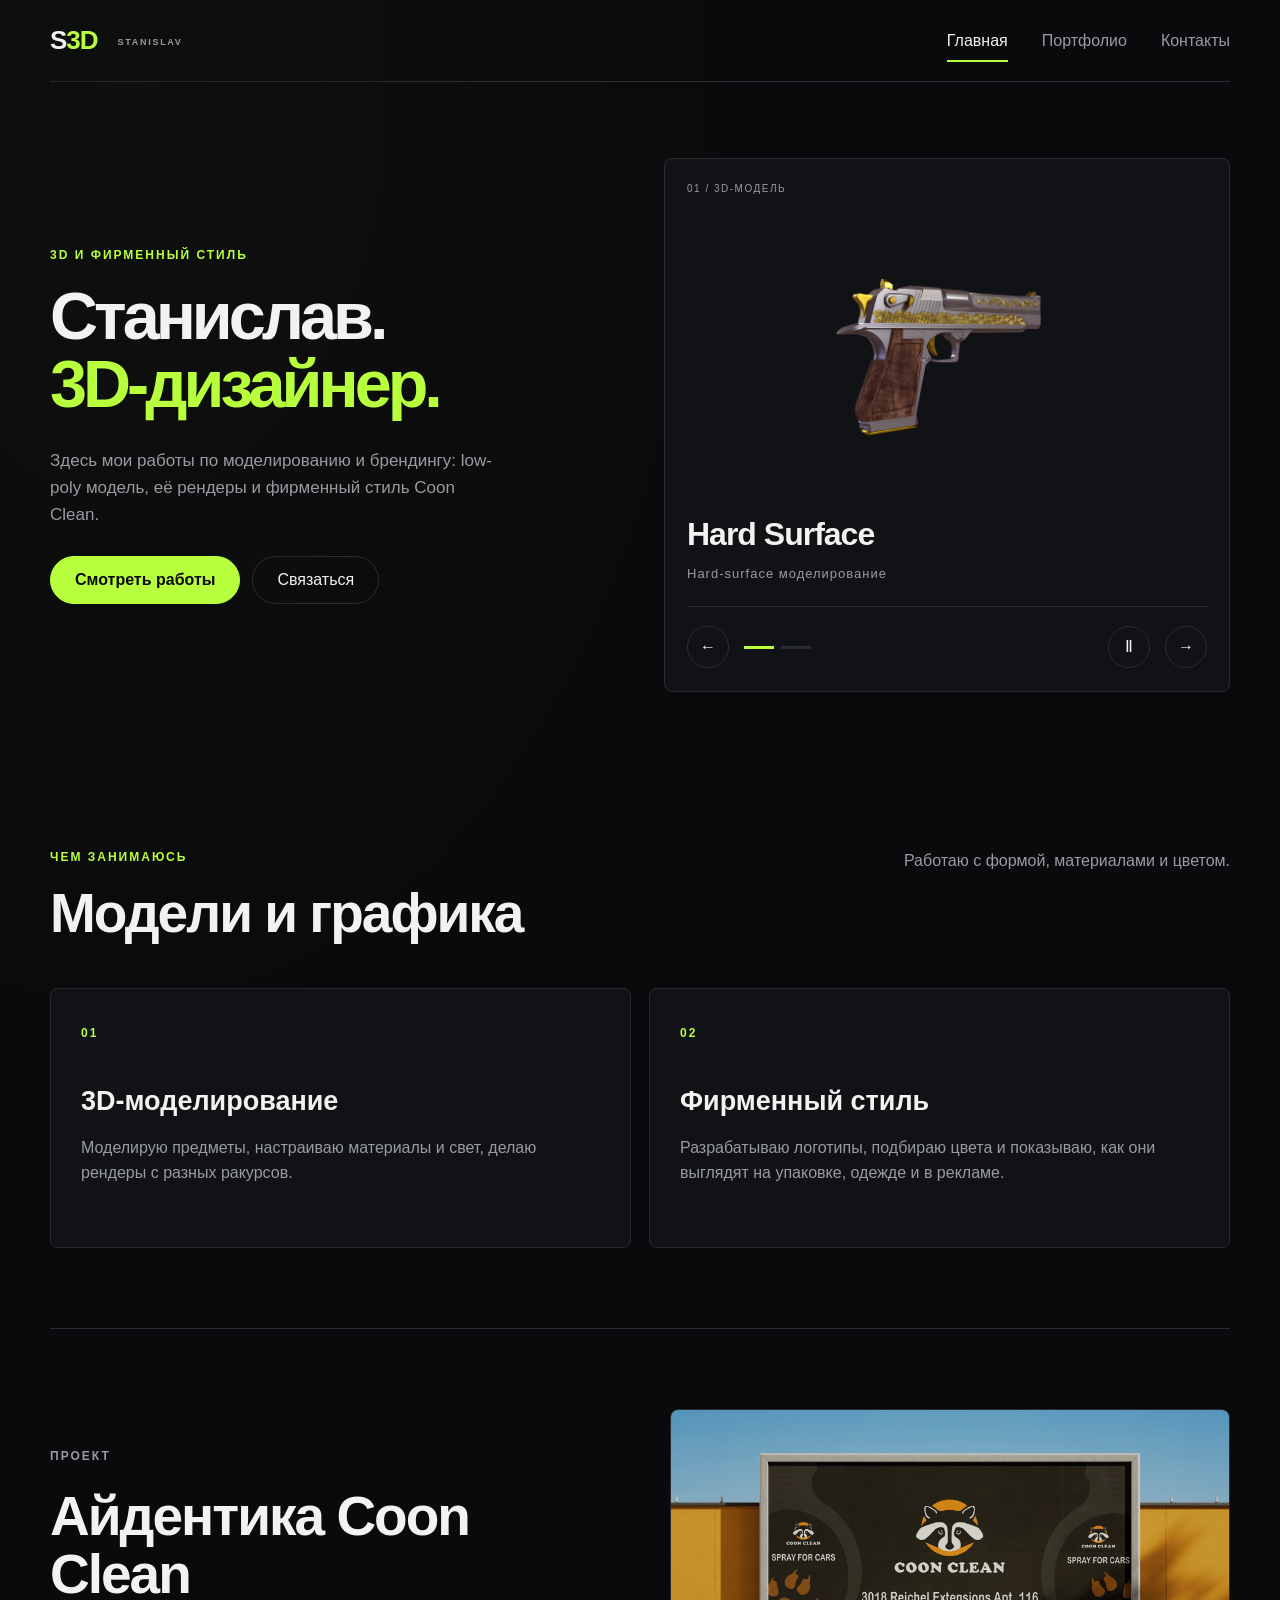
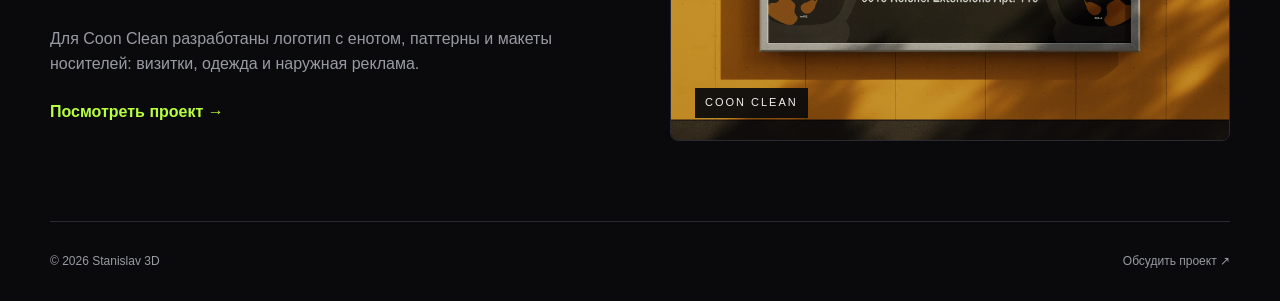
<file: index.html>
<!doctype html>
<html lang="ru">
  <head>
    <meta charset="UTF-8" />
    <meta name="viewport" content="width=device-width, initial-scale=1.0" />
    <meta
      name="description"
      content="3D дизайнер — портфолио и интерактивные проекты."
    />
    <title>Stanislav 3D — Главная</title>
    <link rel="icon" href="favicon.svg" type="image/svg+xml" />
    <link rel="stylesheet" href="css/style.css" />
  </head>
  <body>
    <a class="skip-link" href="#main">Перейти к содержимому</a>
    <header class="site-header">
      <a class="logo" href="index.html">S<span>3D</span></a>
      <button
        class="menu-toggle"
        aria-controls="mainNav"
        aria-label="Открыть меню"
        aria-expanded="false"
      >
        ☰
      </button>
      <nav id="mainNav" class="main-nav" aria-label="Основная навигация">
        <a class="active" aria-current="page" href="index.html">Главная</a>
        <a href="portfolio.html">Портфолио</a>
        <a href="contacts.html">Контакты</a>
      </nav>
    </header>

    <main id="main">
      <section class="hero">
        <div class="hero-content">
          <p class="eyebrow">3D И ФИРМЕННЫЙ СТИЛЬ</p>
          <h1>Станислав.<br /><span>3D-дизайнер.</span></h1>
          <p class="hero-text">
            Здесь мои работы по моделированию и брендингу: low-poly модель, её
            рендеры и фирменный стиль Coon Clean.
          </p>
          <div class="hero-actions">
            <a class="btn btn-primary" href="portfolio.html">Смотреть работы</a>
            <a class="btn btn-secondary" href="contacts.html">Связаться</a>
          </div>
        </div>

        <div
          class="hero-slider"
          tabindex="0"
          aria-roledescription="карусель"
          aria-label="Слайдер проектов"
        >
          <div class="slides">
            <article class="slide active">
              <div class="slide-number">01 / 3D-МОДЕЛЬ</div>
              <img
                width="2000"
                height="2000"
                class="slide-image"
                src="images/gun.png"
                alt="Рендер модели пистолета"
              />
              <div>
                <h2>Hard Surface</h2>
                <span>Hard-surface моделирование</span>
              </div>
            </article>
            <article class="slide">
              <div class="slide-number">02 / COON CLEAN</div>
              <img
                width="1920"
                height="1079"
                class="slide-image"
                src="branding/1.png"
                alt="Айдентика Coon Clean"
              />
              <div>
                <h2>Coon Clean</h2>
                <span>Логотип и фирменный стиль</span>
              </div>
            </article>
          </div>
          <div class="slider-controls">
            <button id="prevSlide" aria-label="Предыдущий слайд">←</button>
            <div id="sliderDots" class="slider-dots"></div>
            <button
              id="pauseSlide"
              aria-label="Остановить слайдер"
              aria-pressed="false"
            >
              Ⅱ
            </button>
            <button id="nextSlide" aria-label="Следующий слайд">→</button>
          </div>
        </div>
      </section>

      <section class="section">
        <div class="section-heading">
          <div>
            <p class="eyebrow">ЧЕМ ЗАНИМАЮСЬ</p>
            <h2>Модели и графика</h2>
          </div>
          <p class="section-note">Работаю с формой, материалами и цветом.</p>
        </div>
        <div class="feature-grid">
          <article class="feature-card">
            <span class="feature-icon">01</span>
            <h3>3D-моделирование</h3>
            <p>
              Моделирую предметы, настраиваю материалы и свет, делаю рендеры с
              разных ракурсов.
            </p>
          </article>
          <article class="feature-card">
            <span class="feature-icon">02</span>
            <h3>Фирменный стиль</h3>
            <p>
              Разрабатываю логотипы, подбираю цвета и показываю, как они
              выглядят на упаковке, одежде и в рекламе.
            </p>
          </article>
        </div>
      </section>

      <section class="section showcase">
        <div>
          <p class="eyebrow">ПРОЕКТ</p>
          <h2>Айдентика Coon Clean</h2>
          <p>
            Для Coon Clean разработаны логотип с енотом, паттерны и макеты
            носителей: визитки, одежда и наружная реклама.
          </p>
          <a class="text-link" href="portfolio.html?filter=branding"
            >Посмотреть проект →</a
          >
        </div>
        <div class="showcase-box">
          <img
            width="1920"
            height="1079"
            src="branding/4.png"
            alt="Пример рекламного макета бренда Coon Clean"
            loading="lazy"
          />
          <span>COON CLEAN</span>
        </div>
      </section>
    </main>

    <footer class="site-footer">
      <span>© 2026 Stanislav 3D</span>
      <a href="contacts.html">Обсудить проект ↗</a>
    </footer>
    <script src="js/main.js"></script>
    <script src="js/slider.js"></script>
  </body>
</html>
</file>
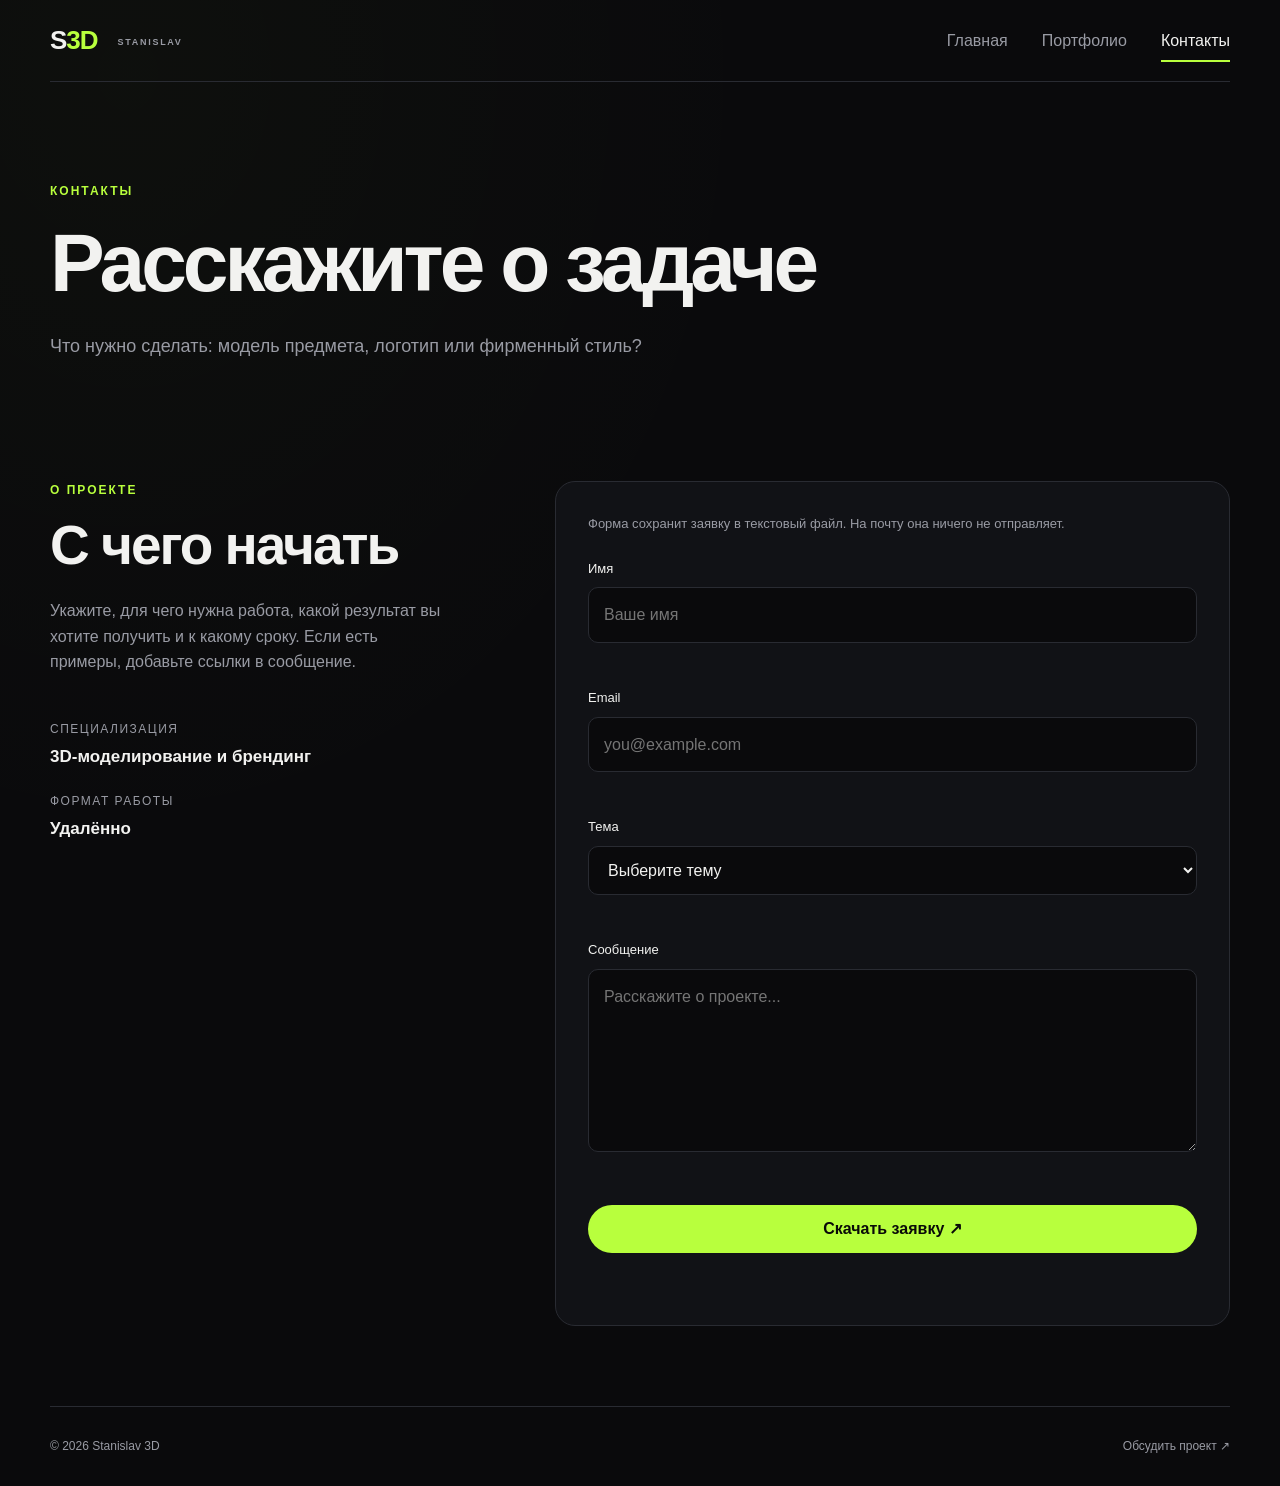
<file: contacts.html>
<!doctype html>
<html lang="ru">
  <head>
    <meta charset="UTF-8" />
    <meta name="viewport" content="width=device-width, initial-scale=1.0" />
    <meta name="description" content="Контакты и форма обратной связи." />
    <title>Stanislav 3D — Контакты</title>
    <link rel="icon" href="favicon.svg" type="image/svg+xml" />
    <link rel="stylesheet" href="css/style.css" />
  </head>
  <body>
    <a class="skip-link" href="#main">Перейти к содержимому</a>
    <header class="site-header">
      <a class="logo" href="index.html">S<span>3D</span></a>
      <button
        class="menu-toggle"
        aria-controls="mainNav"
        aria-label="Открыть меню"
        aria-expanded="false"
      >
        ☰
      </button>
      <nav id="mainNav" class="main-nav" aria-label="Основная навигация">
        <a href="index.html">Главная</a>
        <a href="portfolio.html">Портфолио</a>
        <a class="active" aria-current="page" href="contacts.html">Контакты</a>
      </nav>
    </header>

    <main id="main">
      <section class="page-hero">
        <p class="eyebrow">КОНТАКТЫ</p>
        <h1>Расскажите о задаче</h1>
        <p>Что нужно сделать: модель предмета, логотип или фирменный стиль?</p>
      </section>

      <section class="section contact-section">
        <div class="contact-details">
          <p class="eyebrow">О ПРОЕКТЕ</p>
          <h2>С чего начать</h2>
          <p>
            Укажите, для чего нужна работа, какой результат вы хотите получить и
            к какому сроку. Если есть примеры, добавьте ссылки в сообщение.
          </p>
          <div class="contact-list">
            <div>
              <span>Специализация</span
              ><strong>3D-моделирование и брендинг</strong>
            </div>
            <div><span>Формат работы</span><strong>Удалённо</strong></div>
          </div>
        </div>

        <form
          aria-describedby="formNote"
          id="contactForm"
          class="contact-form"
          novalidate
        >
          <p id="formNote" class="form-note">
            Форма сохранит заявку в текстовый файл. На почту она ничего не
            отправляет.
          </p>
          <div class="form-row">
            <label for="name">Имя</label>
            <input
              id="name"
              required
              aria-describedby="nameError"
              name="name"
              autocomplete="name"
              minlength="2"
              maxlength="80"
              type="text"
              placeholder="Ваше имя"
            />
            <small class="error" id="nameError"></small>
          </div>
          <div class="form-row">
            <label for="email">Email</label>
            <input
              id="email"
              required
              aria-describedby="emailError"
              name="email"
              autocomplete="email"
              maxlength="254"
              type="email"
              placeholder="you@example.com"
            />
            <small class="error" id="emailError"></small>
          </div>
          <div class="form-row">
            <label for="subject">Тема</label>
            <select
              id="subject"
              required
              aria-describedby="subjectError"
              name="subject"
            >
              <option value="">Выберите тему</option>
              <option value="3d">3D-моделирование</option>
              <option value="branding">Брендинг и фирменный стиль</option>
            </select>
            <small class="error" id="subjectError"></small>
          </div>
          <div class="form-row">
            <label for="message">Сообщение</label>
            <textarea
              id="message"
              required
              aria-describedby="messageError"
              name="message"
              minlength="10"
              maxlength="3000"
              rows="6"
              placeholder="Расскажите о проекте..."
            ></textarea>
            <small class="error" id="messageError"></small>
          </div>
          <button class="btn btn-primary form-submit" type="submit">
            Скачать заявку ↗
          </button>
          <p id="formStatus" class="form-status" role="status"></p>
        </form>
      </section>
    </main>

    <footer class="site-footer">
      <span>© 2026 Stanislav 3D</span>
      <a href="contacts.html">Обсудить проект ↗</a>
    </footer>
    <script src="js/main.js"></script>
    <script src="js/form.js"></script>
  </body>
</html>
</file>
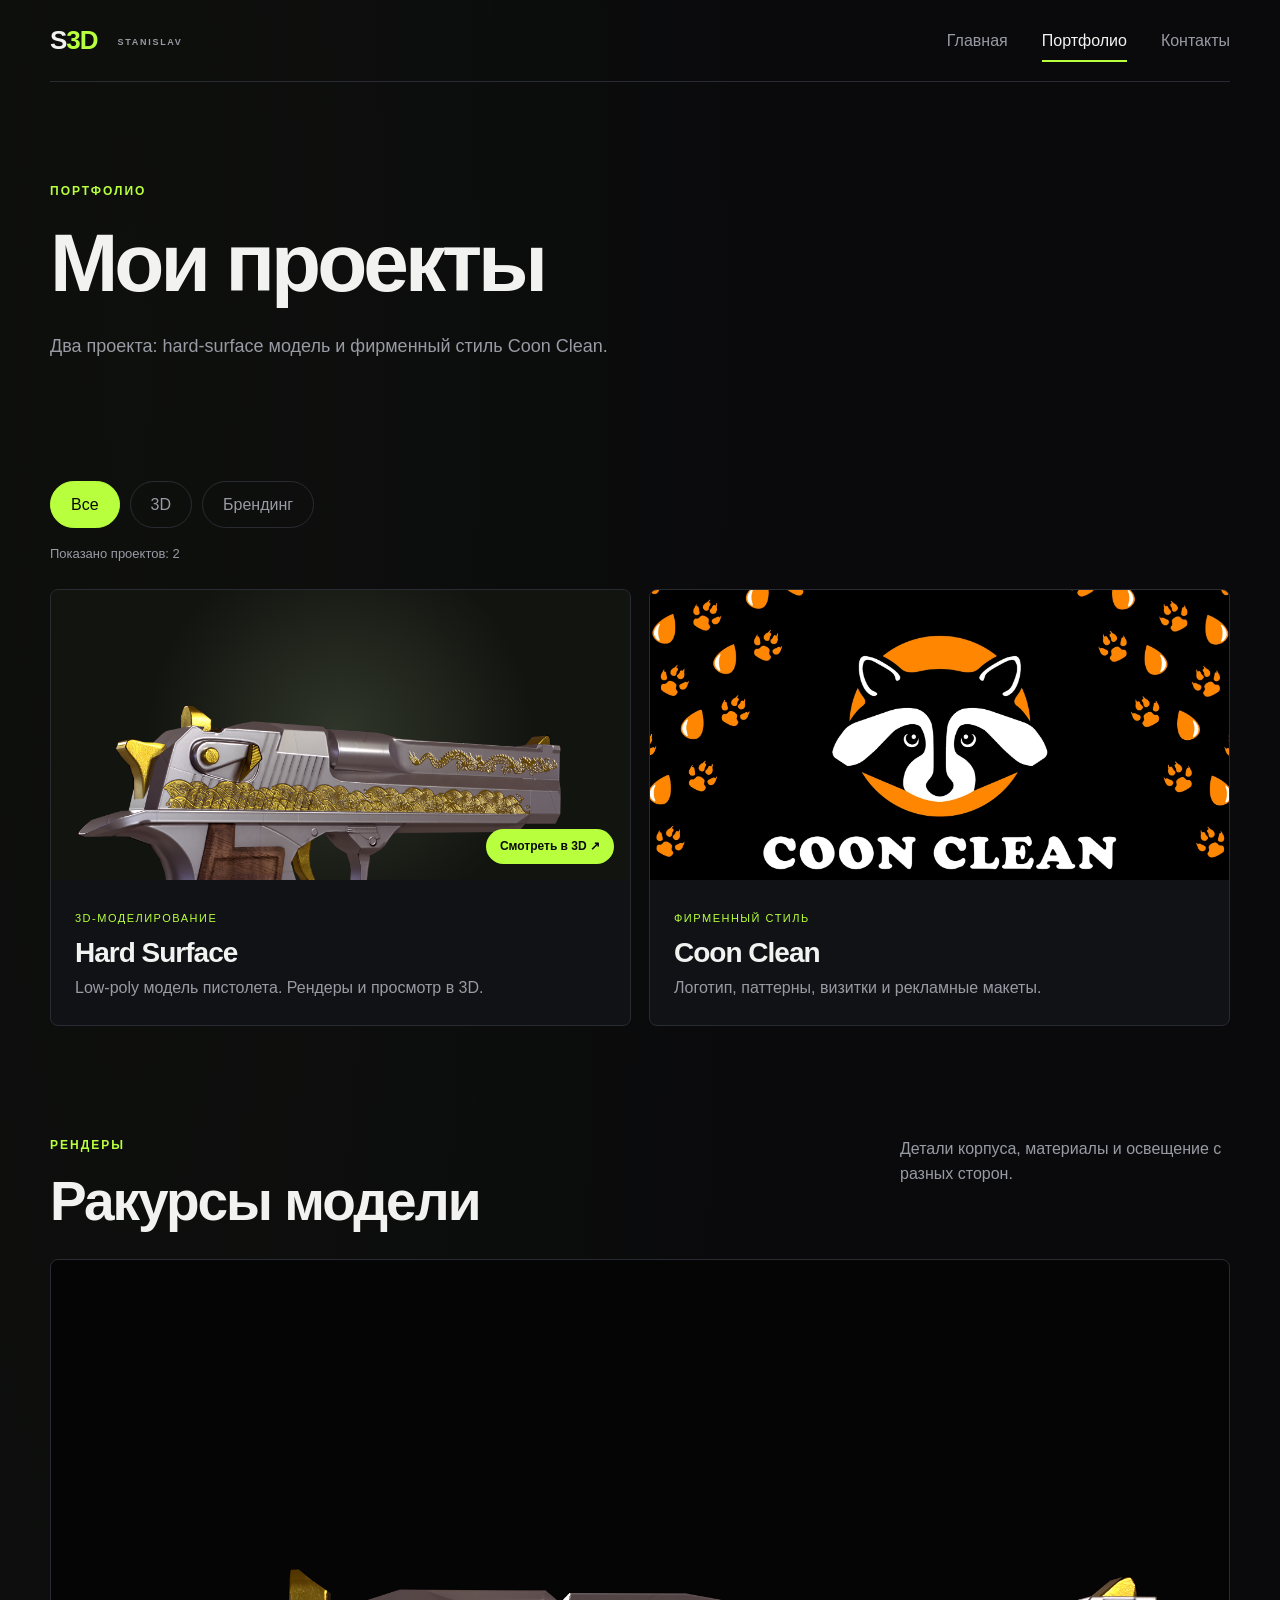
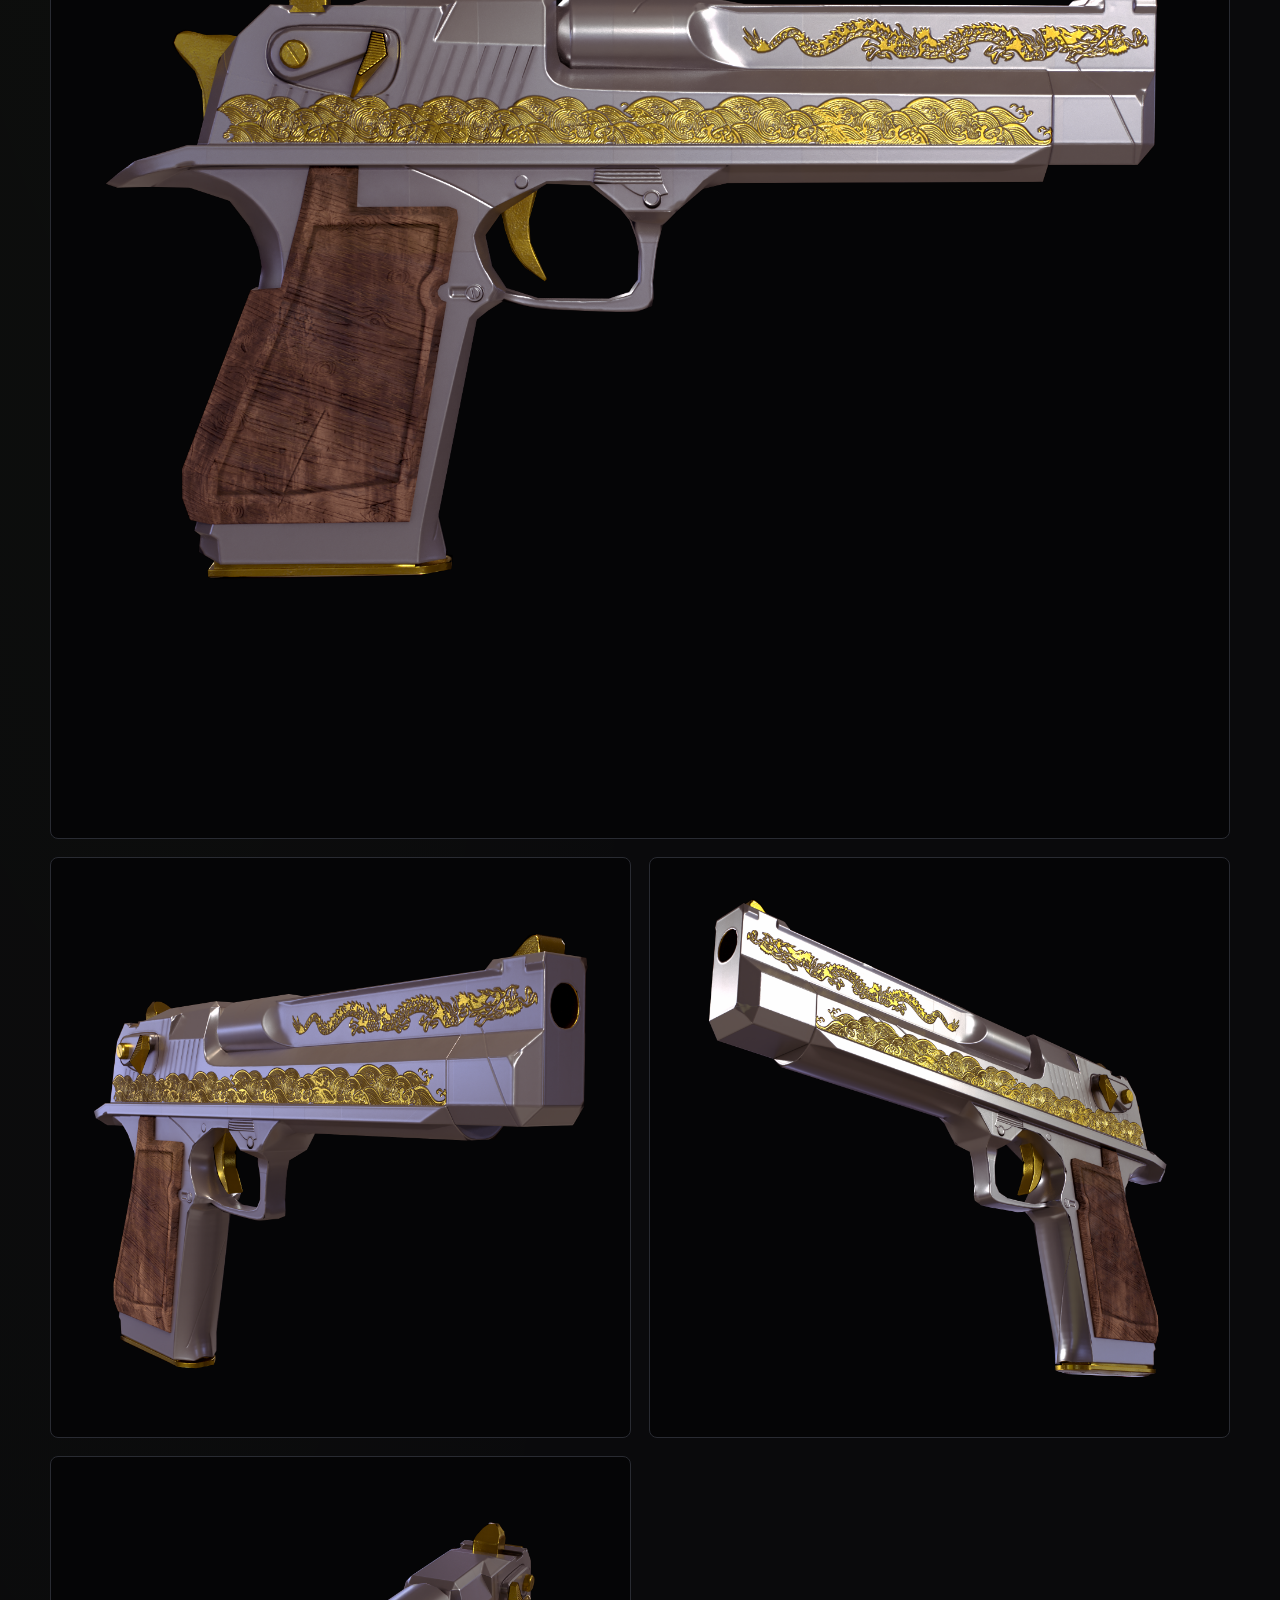
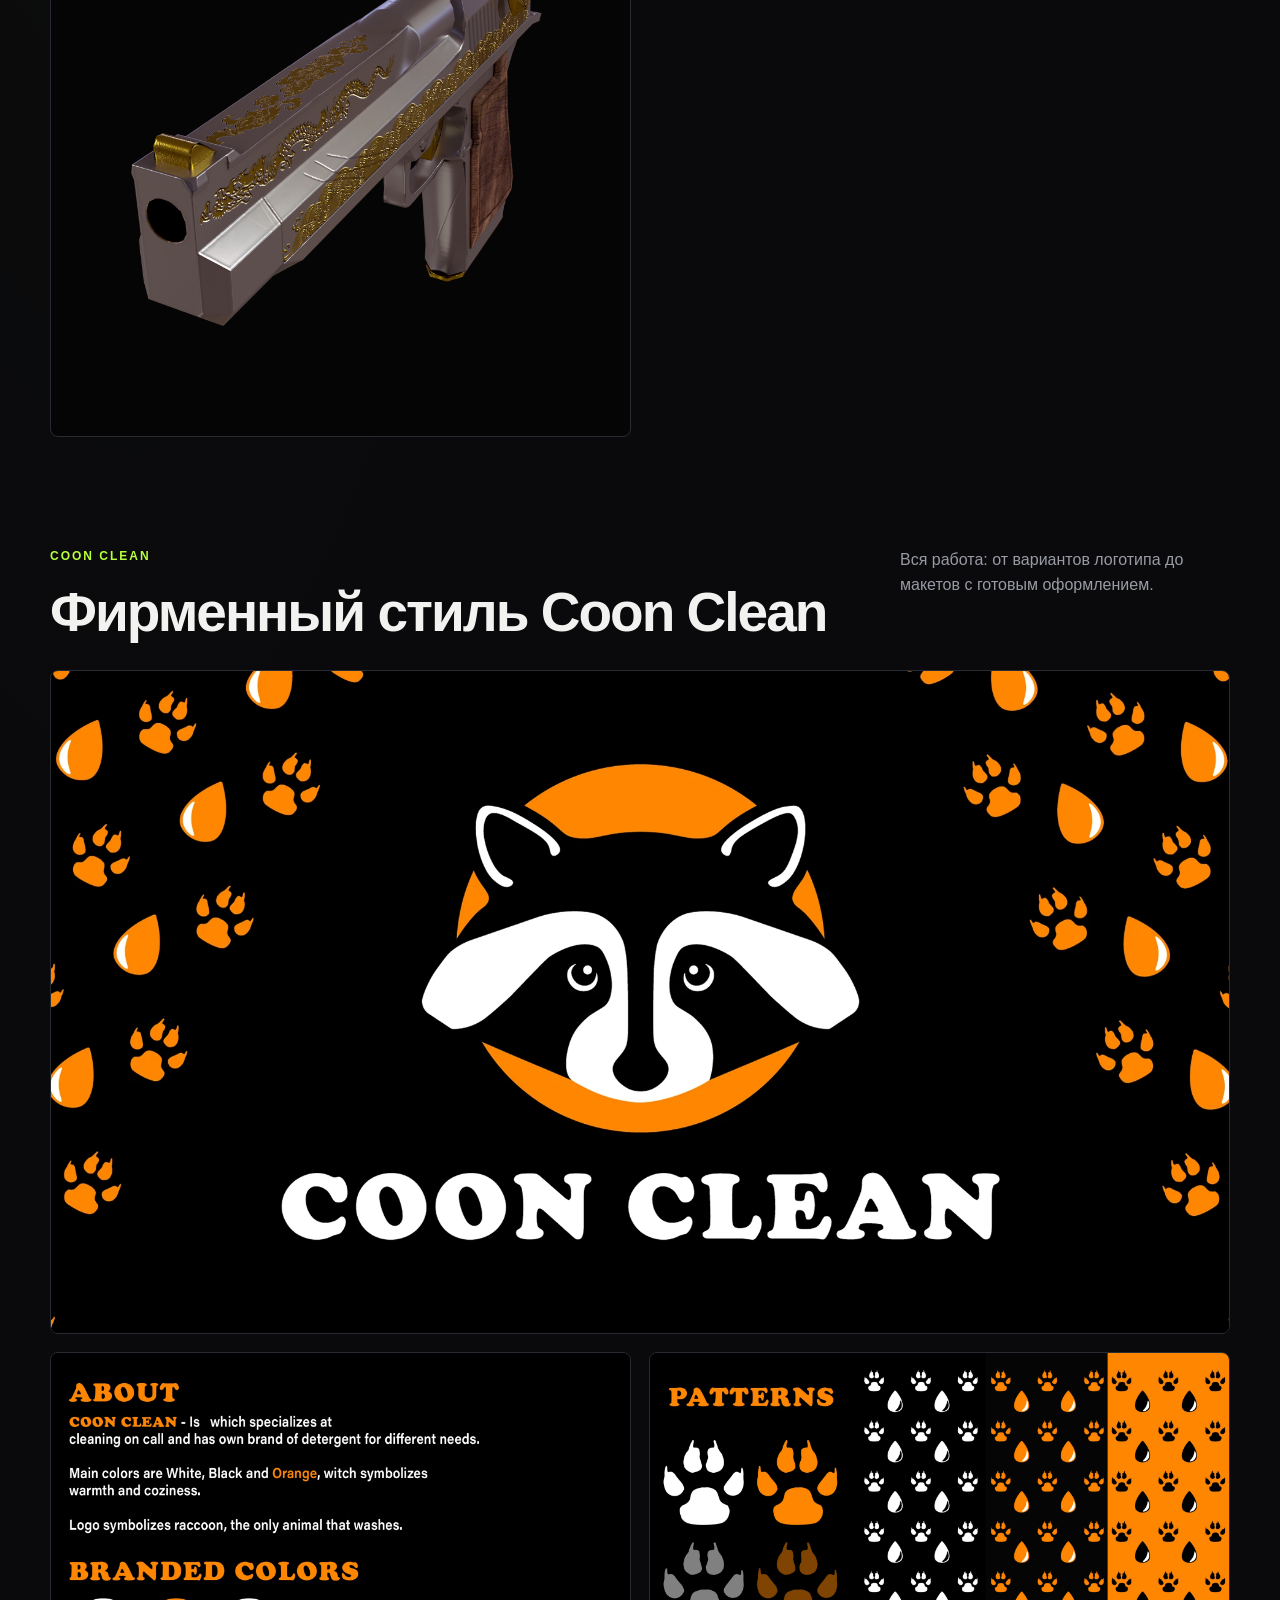
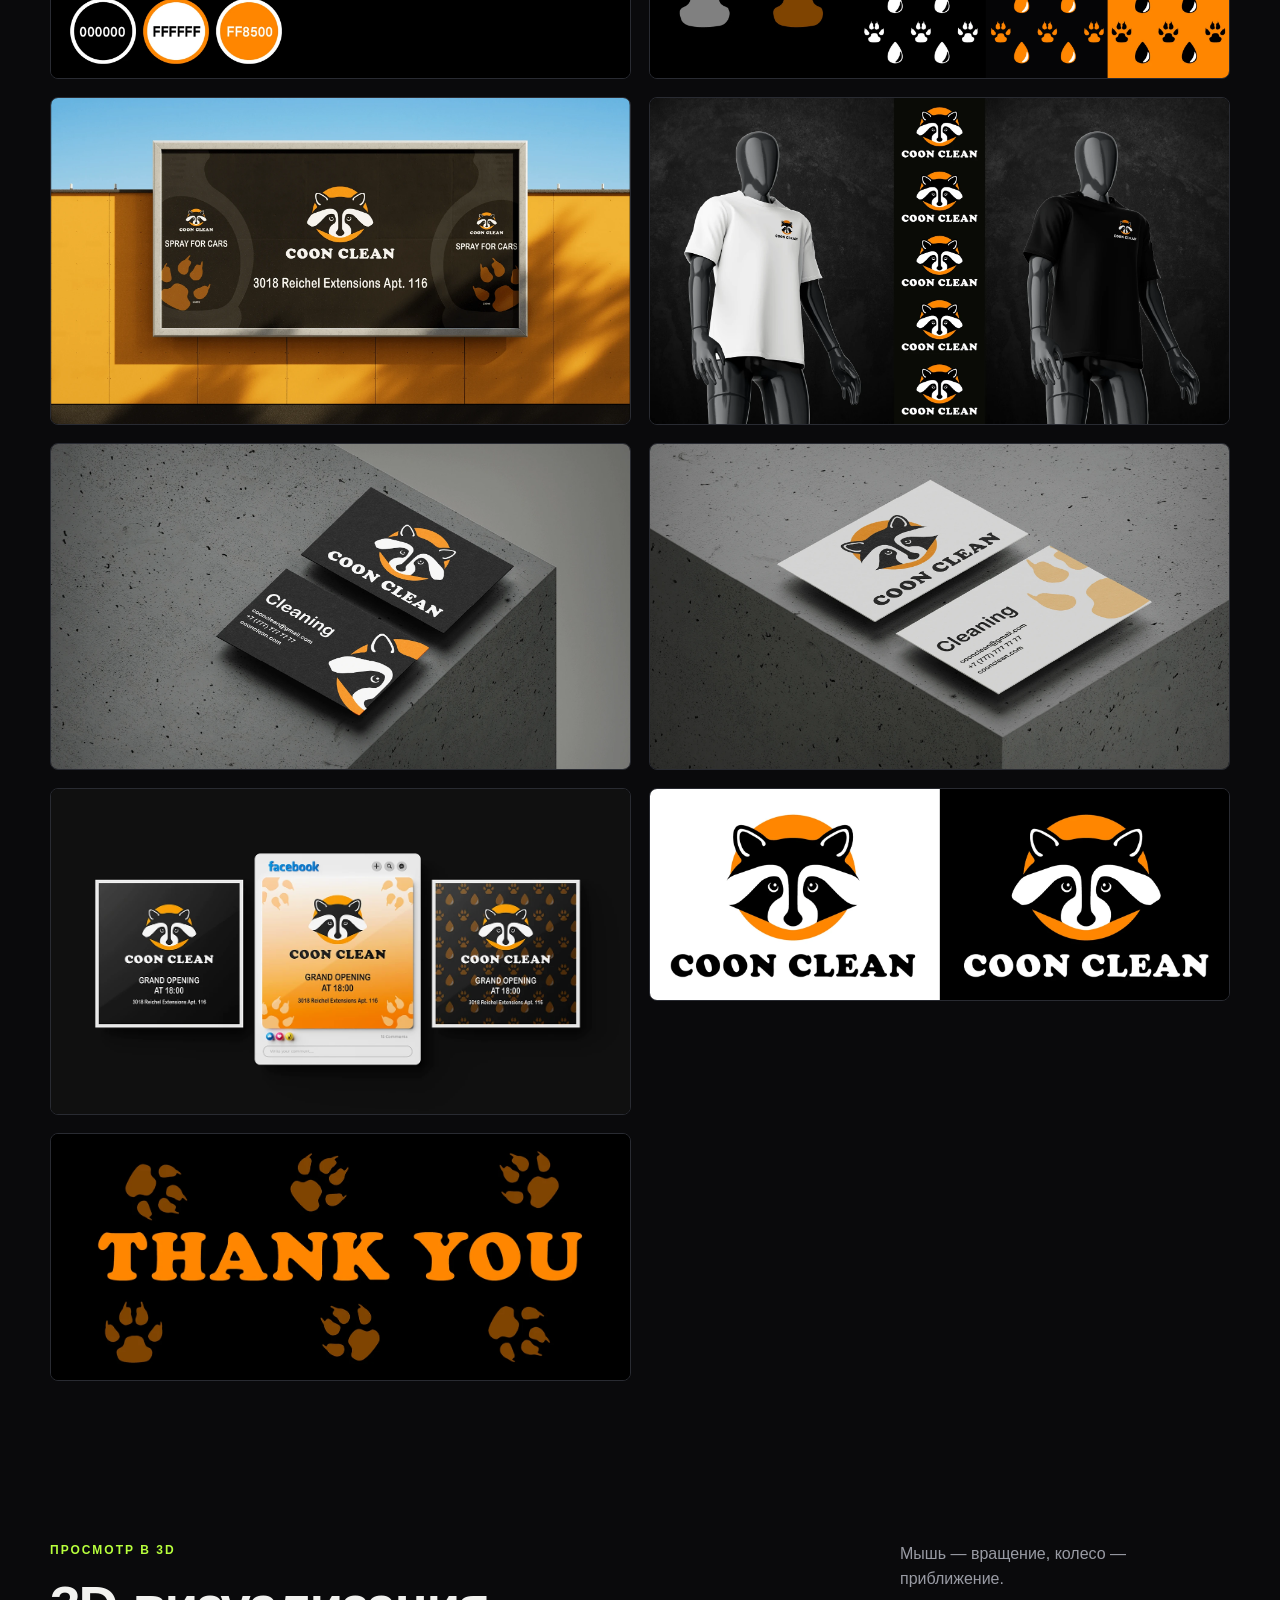
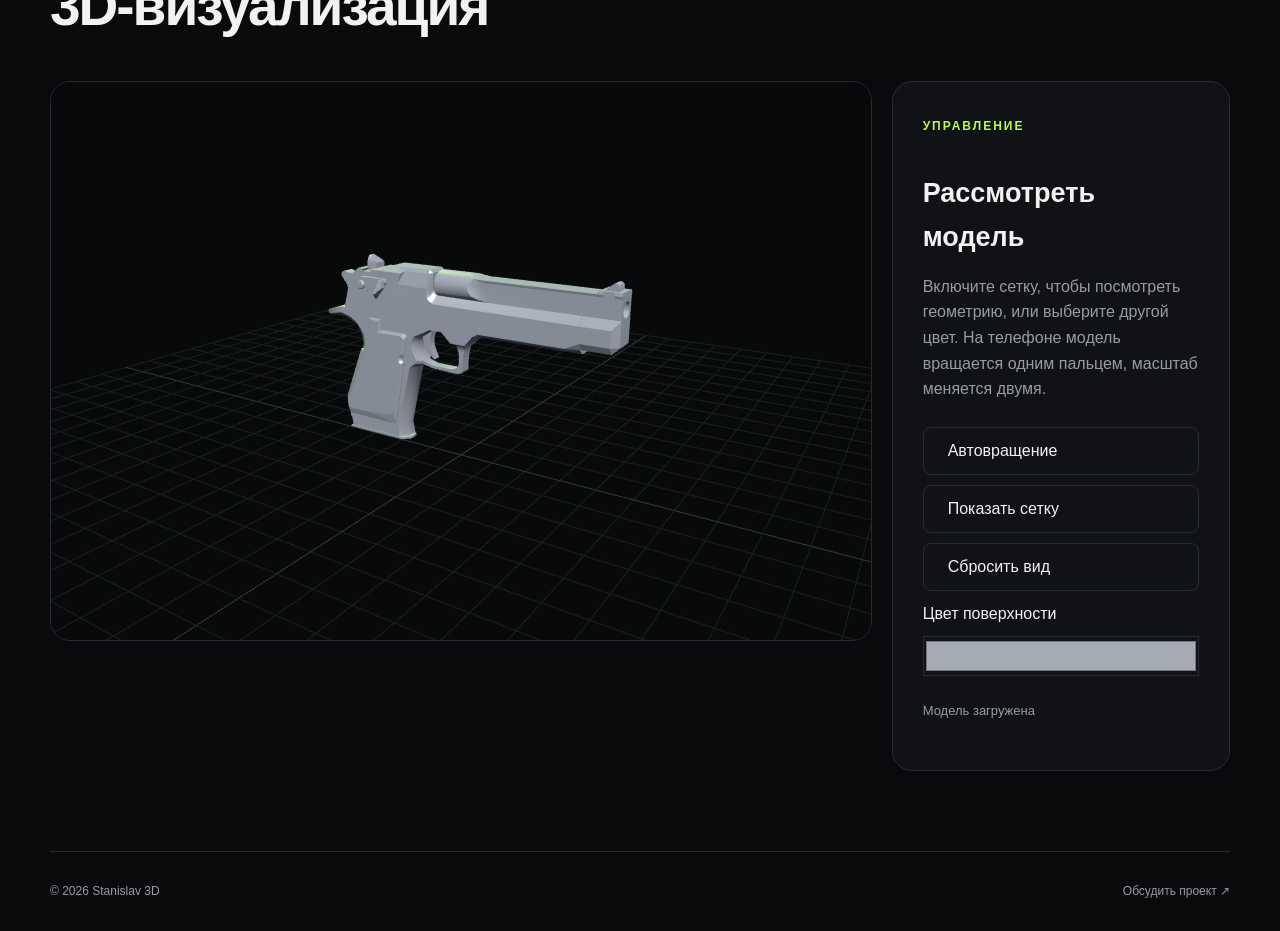
<file: portfolio.html>
<!doctype html>
<html lang="ru">
  <head>
    <meta charset="UTF-8" />
    <meta name="viewport" content="width=device-width, initial-scale=1.0" />
    <meta name="description" content="Портфолио 3D дизайнера." />
    <title>Stanislav 3D — Портфолио</title>
    <link rel="icon" href="favicon.svg" type="image/svg+xml" />
    <link rel="stylesheet" href="css/style.css" />
  </head>
  <body>
    <a class="skip-link" href="#main">Перейти к содержимому</a>
    <header class="site-header">
      <a class="logo" href="index.html">S<span>3D</span></a>
      <button
        class="menu-toggle"
        aria-controls="mainNav"
        aria-label="Открыть меню"
        aria-expanded="false"
      >
        ☰
      </button>
      <nav id="mainNav" class="main-nav" aria-label="Основная навигация">
        <a href="index.html">Главная</a>
        <a class="active" aria-current="page" href="portfolio.html"
          >Портфолио</a
        >
        <a href="contacts.html">Контакты</a>
      </nav>
    </header>

    <main id="main">
      <section class="page-hero">
        <p class="eyebrow">ПОРТФОЛИО</p>
        <h1>Мои проекты</h1>
        <p>Два проекта: hard-surface модель и фирменный стиль Coon Clean.</p>
      </section>

      <section class="section">
        <div class="filters" aria-label="Фильтр проектов">
          <button class="filter-btn active" data-filter="all">Все</button>
          <button class="filter-btn" data-filter="3d">3D</button>
          <button class="filter-btn" data-filter="branding">Брендинг</button>
        </div>

        <p id="filterStatus" class="results-count" role="status">
          Показано проектов: 2
        </p>
        <div id="projectGrid" class="project-grid">
          <article class="project-card" data-category="3d">
            <a href="#viewer" class="project-visual visual-3d"
              ><img
                width="2000"
                height="2000"
                src="images/gun.png"
                alt="Рендер 3D-модели оружия"
                loading="lazy"
              /><span>Смотреть в 3D ↗</span></a
            >
            <div class="project-info">
              <span>3D-МОДЕЛИРОВАНИЕ</span>
              <h2>Hard Surface</h2>
              <p>Low-poly модель пистолета. Рендеры и просмотр в 3D.</p>
            </div>
          </article>
          <article class="project-card" data-category="branding">
            <a href="#branding"
              ><div class="project-visual">
                <img
                  width="1920"
                  height="1079"
                  src="branding/1.png"
                  alt="Айдентика Coon Clean"
                  loading="lazy"
                />
              </div>
              <div class="project-info">
                <span>ФИРМЕННЫЙ СТИЛЬ</span>
                <h2>Coon Clean</h2>
                <p>Логотип, паттерны, визитки и рекламные макеты.</p>
              </div></a
            >
          </article>
        </div>

        <div class="render-gallery filterable-project" data-category="3d">
          <div class="section-heading gallery-heading">
            <div>
              <p class="eyebrow">РЕНДЕРЫ</p>
              <h2>Ракурсы модели</h2>
            </div>
            <p class="section-note">
              Детали корпуса, материалы и освещение с разных сторон.
            </p>
          </div>
          <div class="render-grid">
            <figure class="render-item render-item-wide">
              <img
                width="2000"
                height="2000"
                src="images/gun1.png"
                alt="Вид сбоку на 3D-модель оружия"
                loading="lazy"
              />
            </figure>
            <figure class="render-item">
              <img
                width="2000"
                height="2000"
                src="images/gun2.png"
                alt="Вид сзади на 3D-модель оружия"
                loading="lazy"
              />
            </figure>
            <figure class="render-item">
              <img
                width="2000"
                height="2000"
                src="images/gun3.png"
                alt="Вид сверху на 3D-модель оружия"
                loading="lazy"
              />
            </figure>
            <figure class="render-item">
              <img
                width="2000"
                height="2000"
                src="images/gun4.png"
                alt="Перспективный вид 3D-модели оружия"
                loading="lazy"
              />
            </figure>
          </div>
        </div>

        <div
          id="branding"
          class="branding-gallery filterable-project"
          data-category="branding"
        >
          <div class="section-heading gallery-heading">
            <div>
              <p class="eyebrow">COON CLEAN</p>
              <h2>Фирменный стиль Coon Clean</h2>
            </div>
            <p class="section-note">
              Вся работа: от вариантов логотипа до макетов с готовым
              оформлением.
            </p>
          </div>
          <div class="branding-grid">
            <figure class="branding-item branding-item-featured">
              <img
                width="1920"
                height="1079"
                src="branding/1.png"
                alt="Логотип Coon Clean и фирменный паттерн"
                loading="lazy"
              />
            </figure>
            <figure class="branding-item">
              <img
                width="1920"
                height="1080"
                src="branding/2.png"
                alt="Описание бренда Coon Clean и фирменная палитра"
                loading="lazy"
              />
            </figure>
            <figure class="branding-item">
              <img
                width="1920"
                height="1080"
                src="branding/3.png"
                alt="Фирменные паттерны Coon Clean"
                loading="lazy"
              />
            </figure>
            <figure class="branding-item">
              <img
                width="1920"
                height="1079"
                src="branding/4.png"
                alt="Рекламный макет Coon Clean на фасаде здания"
                loading="lazy"
              />
            </figure>
            <figure class="branding-item">
              <img
                width="1920"
                height="1079"
                src="branding/5.png"
                alt="Фирменная одежда Coon Clean"
                loading="lazy"
              />
            </figure>
            <figure class="branding-item">
              <img
                width="1920"
                height="1079"
                src="branding/6.png"
                alt="Макеты визитных карточек Coon Clean"
                loading="lazy"
              />
            </figure>
            <figure class="branding-item">
              <img
                width="1920"
                height="1079"
                src="branding/7.png"
                alt="Варианты логотипа Coon Clean на светлом и темном фоне"
                loading="lazy"
              />
            </figure>
            <figure class="branding-item">
              <img
                width="1400"
                height="787"
                src="branding/8.png"
                alt="Примеры рекламных публикаций Coon Clean"
                loading="lazy"
              />
            </figure>
            <figure class="branding-item">
              <img
                width="1733"
                height="632"
                src="branding/9.png"
                alt="Фирменные элементы и паттерны Coon Clean"
                loading="lazy"
              />
            </figure>
            <figure class="branding-item">
              <img
                width="1491"
                height="632"
                src="branding/10.png"
                alt="Финальный слайд презентации Coon Clean"
                loading="lazy"
              />
            </figure>
          </div>
        </div>
      </section>

      <section
        id="viewer"
        class="section three-section filterable-project"
        data-category="3d"
      >
        <div class="section-heading">
          <div>
            <p class="eyebrow">ПРОСМОТР В 3D</p>
            <h2>3D-визуализация</h2>
          </div>
          <p class="section-note">Мышь — вращение, колесо — приближение.</p>
        </div>

        <div class="three-layout">
          <div id="threeContainer" class="three-container">
            <div class="three-loading" role="status">Загрузка 3D-сцены...</div>
          </div>
          <aside class="three-info">
            <span class="feature-icon">УПРАВЛЕНИЕ</span>
            <h3>Рассмотреть модель</h3>
            <p>
              Включите сетку, чтобы посмотреть геометрию, или выберите другой
              цвет. На телефоне модель вращается одним пальцем, масштаб меняется
              двумя.
            </p>
            <div class="viewer-controls">
              <button
                id="rotateModel"
                class="btn btn-secondary"
                aria-pressed="false"
                disabled
              >
                Автовращение</button
              ><button
                id="wireframeModel"
                class="btn btn-secondary"
                aria-pressed="false"
                disabled
              >
                Показать сетку</button
              ><button id="resetModel" class="btn btn-secondary" disabled>
                Сбросить вид</button
              ><label for="modelColor">Цвет поверхности</label
              ><input id="modelColor" type="color" value="#a4abb5" disabled />
            </div>
            <p id="modelStatus" class="model-status" role="status">
              Загрузка модели…
            </p>
          </aside>
        </div>
      </section>
    </main>

    <footer class="site-footer">
      <span>© 2026 Stanislav 3D</span>
      <a href="contacts.html">Обсудить проект ↗</a>
    </footer>

    <script src="js/main.js"></script>
    <script src="js/portfolio.js"></script>
    <script type="importmap">
      {
        "imports": {
          "three": "./vendor/three/build/three.module.js",
          "three/addons/": "./vendor/three/examples/jsm/"
        }
      }
    </script>
    <script type="module">
      import('./js/three.js').catch(() => {
        document.querySelector('.three-loading').textContent =
          'Не удалось запустить 3D-просмотр. Попробуйте обновить страницу. Рендеры можно посмотреть выше.';
      });
    </script>
  </body>
</html>
</file>
<file: css/style.css>
:root {
  --bg: #0a0a0c;
  --surface: #111216;
  --surface-2: #17181d;
  --text: #f2f2f0;
  --muted: #999ba4;
  --line: #292b32;
  --accent: #b8ff3d;
  --danger: #ff6b6b;
  --max: 1180px;
  --radius: 20px;
}

* {
  box-sizing: border-box;
  margin: 0;
  padding: 0;
}
html {
  scroll-behavior: smooth;
}
body {
  background: var(--bg);
  color: var(--text);
  font-family: Arial, Helvetica, sans-serif;
  line-height: 1.6;
}
a {
  color: inherit;
  text-decoration: none;
}
button,
input,
textarea,
select {
  font: inherit;
}
button {
  cursor: pointer;
}

.site-header {
  width: min(var(--max), calc(100% - 40px));
  margin: 0 auto;
  min-height: 82px;
  display: flex;
  align-items: center;
  justify-content: space-between;
  border-bottom: 1px solid var(--line);
}
.logo {
  font-size: 26px;
  font-weight: 800;
  letter-spacing: -1px;
}
.logo span {
  color: var(--accent);
}
.main-nav {
  display: flex;
  gap: 34px;
}
.main-nav a {
  color: var(--muted);
  position: relative;
  transition: color 0.25s ease;
}
.main-nav a:hover,
.main-nav a.active {
  color: var(--text);
}
.main-nav a.active::after {
  content: '';
  position: absolute;
  left: 0;
  right: 0;
  bottom: -9px;
  height: 2px;
  background: var(--accent);
}
.menu-toggle {
  display: none;
  background: none;
  border: 0;
  color: var(--text);
  font-size: 26px;
}

.hero {
  width: min(var(--max), calc(100% - 40px));
  min-height: 650px;
  margin: 0 auto;
  display: grid;
  grid-template-columns: 1.15fr 0.85fr;
  gap: 70px;
  align-items: center;
}
.eyebrow {
  color: var(--accent);
  font-size: 12px;
  letter-spacing: 2px;
  font-weight: 700;
  margin-bottom: 18px;
}
.hero h1,
.page-hero h1 {
  font-size: clamp(46px, 7vw, 82px);
  line-height: 0.98;
  letter-spacing: -4px;
  max-width: 800px;
}
.hero h1 span {
  color: var(--accent);
}
.hero-text {
  max-width: 590px;
  color: var(--muted);
  font-size: 18px;
  margin: 28px 0;
}
.hero-actions {
  display: flex;
  gap: 12px;
  flex-wrap: wrap;
}

.btn {
  display: inline-flex;
  align-items: center;
  justify-content: center;
  min-height: 48px;
  padding: 0 24px;
  border-radius: 100px;
  border: 1px solid var(--line);
  transition:
    transform 0.25s ease,
    background 0.25s ease,
    color 0.25s ease;
}
.btn:hover {
  transform: translateY(-3px);
}
.btn-primary {
  background: var(--accent);
  color: #090a08;
  border-color: var(--accent);
  font-weight: 700;
}
.btn-secondary {
  color: var(--text);
  background: transparent;
}

.hero-slider {
  min-height: 420px;
  border: 1px solid var(--line);
  border-radius: var(--radius);
  background: linear-gradient(145deg, #17191e, #0c0d10);
  padding: 28px;
  display: flex;
  flex-direction: column;
  justify-content: space-between;
  overflow: hidden;
}
.slides {
  position: relative;
  min-height: 330px;
}
.slide {
  position: absolute;
  inset: 0;
  opacity: 0;
  transform: translateX(30px);
  transition:
    opacity 0.45s ease,
    transform 0.45s ease;
  display: flex;
  flex-direction: column;
  justify-content: space-between;
}
.slide.active {
  opacity: 1;
  transform: translateX(0);
}
.slide::before {
  content: '';
  position: absolute;
  width: 180px;
  height: 180px;
  border-radius: 50%;
  background: var(--accent);
  filter: blur(70px);
  opacity: 0.12;
  right: 15%;
  top: 20%;
}
.slide-number {
  font-size: 13px;
  color: var(--muted);
}
.slide h2 {
  font-size: 48px;
  line-height: 1;
  margin: 10px 0;
}
.slide p,
.slide span {
  color: var(--muted);
  font-size: 13px;
  letter-spacing: 1px;
}
.slider-controls {
  display: flex;
  align-items: center;
  gap: 15px;
}
.slider-controls button {
  width: 42px;
  height: 42px;
  border-radius: 50%;
  border: 1px solid var(--line);
  color: var(--text);
  background: transparent;
}
.slider-dots {
  display: flex;
  gap: 7px;
  flex: 1;
}
.slider-dot {
  width: 22px;
  height: 3px;
  border: 0;
  background: var(--line);
}
.slider-dot.active {
  background: var(--accent);
}

.section {
  width: min(var(--max), calc(100% - 40px));
  margin: 0 auto;
  padding: 100px 0;
}
.section-heading {
  display: flex;
  justify-content: space-between;
  gap: 40px;
  margin-bottom: 45px;
}
.section h2 {
  font-size: clamp(34px, 5vw, 55px);
  line-height: 1.05;
  letter-spacing: -2px;
}
.section-note {
  color: var(--muted);
  max-width: 330px;
}
.feature-grid {
  display: grid;
  grid-template-columns: repeat(3, 1fr);
  gap: 18px;
}
.feature-card {
  background: var(--surface);
  border: 1px solid var(--line);
  border-radius: var(--radius);
  padding: 30px;
  min-height: 260px;
  transition:
    transform 0.25s ease,
    border-color 0.25s ease;
}
.feature-card:hover {
  transform: translateY(-7px);
  border-color: #464953;
}
.feature-icon {
  color: var(--accent);
  font-size: 12px;
  letter-spacing: 2px;
  font-weight: 700;
}
.feature-card h3 {
  font-size: 27px;
  margin: 65px 0 12px;
}
.feature-card p,
.showcase p {
  color: var(--muted);
}
.showcase {
  display: grid;
  grid-template-columns: 1fr 1fr;
  gap: 60px;
  align-items: center;
}
.showcase p {
  max-width: 560px;
  margin: 22px 0;
}
.text-link {
  color: var(--accent);
  font-weight: 700;
}
.showcase-box {
  min-height: 330px;
  border: 1px solid var(--line);
  border-radius: var(--radius);
  background: radial-gradient(
    circle at 50% 45%,
    #273020,
    #111216 45%,
    #0a0a0c 75%
  );
  display: grid;
  place-items: center;
  position: relative;
  overflow: hidden;
}
.showcase-box img {
  display: block;
  width: 100%;
  height: 100%;
  min-height: 330px;
  object-fit: cover;
  opacity: 0.82;
}
.showcase-box span {
  position: absolute;
  bottom: 22px;
  left: 24px;
  font-size: 11px;
  letter-spacing: 2px;
  color: var(--muted);
}

.page-hero {
  width: min(var(--max), calc(100% - 40px));
  margin: 0 auto;
  padding: 100px 0 40px;
}
.page-hero p:last-child {
  color: var(--muted);
  max-width: 600px;
  margin-top: 25px;
  font-size: 18px;
}

.filters {
  display: flex;
  gap: 10px;
  margin-bottom: 28px;
  flex-wrap: wrap;
}
.filter-btn {
  padding: 10px 20px;
  border-radius: 100px;
  border: 1px solid var(--line);
  background: transparent;
  color: var(--muted);
  transition: 0.25s;
}
.filter-btn:hover,
.filter-btn.active {
  color: #090a08;
  background: var(--accent);
  border-color: var(--accent);
}
.project-grid {
  display: grid;
  grid-template-columns: repeat(2, 1fr);
  gap: 18px;
}
.project-card {
  background: var(--surface);
  border: 1px solid var(--line);
  border-radius: var(--radius);
  overflow: hidden;
  animation: appear 0.4s ease;
}
.project-card.hidden {
  display: none;
}
.project-visual {
  height: 290px;
  display: grid;
  place-items: center;
  font-size: 58px;
  font-weight: 800;
  letter-spacing: -4px;
  position: relative;
  overflow: hidden;
}
.project-visual img {
  width: 100%;
  height: 100%;
  object-fit: cover;
  object-position: center;
  opacity: 0.72;
  transition:
    transform 0.4s ease,
    opacity 0.4s ease;
}
.project-card:hover .project-visual img {
  transform: scale(1.04);
  opacity: 0.9;
}
.project-visual span {
  position: absolute;
  z-index: 1;
}
.project-visual::after {
  content: '';
  position: absolute;
  width: 180px;
  height: 180px;
  border: 1px solid #ffffff20;
  transform: rotate(45deg);
}
.visual-3d {
  background: radial-gradient(circle, #30362a, #12140f 60%);
}
.project-info {
  padding: 24px;
}
.project-info span {
  color: var(--accent);
  font-size: 11px;
  letter-spacing: 1.5px;
}
.project-info h2 {
  font-size: 28px;
  margin: 8px 0;
  letter-spacing: -1px;
}
.project-info p {
  color: var(--muted);
}
.render-gallery {
  margin-top: 110px;
}
.gallery-heading {
  margin-bottom: 28px;
}
.render-grid {
  display: grid;
  grid-template-columns: repeat(2, 1fr);
  gap: 18px;
}
.render-item {
  min-height: 290px;
  margin: 0;
  border: 1px solid var(--line);
  border-radius: var(--radius);
  background: #050506;
  overflow: hidden;
}
.render-item-wide {
  grid-column: span 2;
}
.render-item img {
  display: block;
  width: 100%;
  height: 100%;
  min-height: 290px;
  object-fit: cover;
  transition: transform 0.45s ease;
}
.render-item:hover img {
  transform: scale(1.03);
}
.filterable-project.hidden {
  display: none;
}
.branding-gallery {
  margin-top: 110px;
}
.branding-grid {
  display: grid;
  grid-template-columns: repeat(2, 1fr);
  gap: 18px;
}
.branding-item {
  min-height: 260px;
  margin: 0;
  border: 1px solid var(--line);
  border-radius: var(--radius);
  background: #050506;
  overflow: hidden;
}
.branding-item-featured {
  grid-column: span 2;
}
.branding-item img {
  display: block;
  width: 100%;
  height: 100%;
  min-height: 260px;
  object-fit: cover;
  transition: transform 0.45s ease;
}
.branding-item:hover img {
  transform: scale(1.02);
}

.three-layout {
  display: grid;
  grid-template-columns: 1.7fr 0.7fr;
  gap: 20px;
}
.three-container {
  min-height: 560px;
  background: #08090b;
  border: 1px solid var(--line);
  border-radius: var(--radius);
  position: relative;
  overflow: hidden;
}
.three-container canvas {
  display: block;
  width: 100%;
  height: 100%;
}
.three-loading {
  position: absolute;
  inset: 0;
  display: grid;
  place-items: center;
  color: var(--muted);
  pointer-events: none;
}
.three-info {
  background: var(--surface);
  border: 1px solid var(--line);
  border-radius: var(--radius);
  padding: 30px;
  align-self: stretch;
}
.three-info h3 {
  font-size: 27px;
  margin: 35px 0 15px;
}
.three-info p {
  color: var(--muted);
  margin-bottom: 18px;
}
code {
  color: var(--accent);
}

.contact-section {
  display: grid;
  grid-template-columns: 0.8fr 1.2fr;
  gap: 80px;
}
.contact-details h2 {
  font-size: 55px;
  line-height: 1;
  letter-spacing: -2px;
}
.contact-details > p:not(.eyebrow) {
  color: var(--muted);
  margin: 25px 0 45px;
  max-width: 400px;
}
.contact-list {
  display: grid;
  gap: 22px;
}
.contact-list div {
  display: grid;
  gap: 4px;
}
.contact-list span {
  color: var(--muted);
  font-size: 12px;
  text-transform: uppercase;
  letter-spacing: 1.5px;
}
.contact-list strong {
  font-size: 17px;
}
.contact-form {
  background: var(--surface);
  border: 1px solid var(--line);
  border-radius: var(--radius);
  padding: 32px;
}
.form-row {
  margin-bottom: 22px;
}
.form-row label {
  display: block;
  font-size: 13px;
  margin-bottom: 8px;
}
.form-row input,
.form-row textarea,
.form-row select {
  width: 100%;
  border: 1px solid var(--line);
  border-radius: 10px;
  background: var(--bg);
  color: var(--text);
  padding: 14px 15px;
  outline: none;
  transition: border-color 0.2s;
}
.form-row textarea {
  resize: vertical;
  min-height: 140px;
}
.form-row input:focus,
.form-row textarea:focus,
.form-row select:focus {
  border-color: var(--accent);
}
.form-row.invalid input,
.form-row.invalid textarea,
.form-row.invalid select {
  border-color: var(--danger);
}
.error {
  display: block;
  color: var(--danger);
  min-height: 18px;
  margin-top: 5px;
  font-size: 12px;
}
.form-submit {
  border: 0;
  width: 100%;
}
.form-status {
  min-height: 25px;
  margin-top: 15px;
  font-size: 14px;
}
.form-status.success {
  color: var(--accent);
}
.form-status.error-status {
  color: var(--danger);
}

.site-footer {
  width: min(var(--max), calc(100% - 40px));
  margin: 0 auto;
  padding: 30px 0;
  border-top: 1px solid var(--line);
  display: flex;
  justify-content: space-between;
  color: var(--muted);
  font-size: 12px;
}

@keyframes appear {
  from {
    opacity: 0;
    transform: translateY(10px);
  }
  to {
    opacity: 1;
    transform: translateY(0);
  }
}

@media (max-width: 850px) {
  .hero {
    grid-template-columns: 1fr;
    padding: 70px 0;
  }
  .hero-slider {
    min-height: 360px;
  }
  .feature-grid,
  .project-grid {
    grid-template-columns: 1fr;
  }
  .render-grid {
    grid-template-columns: 1fr;
  }
  .render-item-wide {
    grid-column: auto;
  }
  .branding-grid {
    grid-template-columns: 1fr;
  }
  .branding-item-featured {
    grid-column: auto;
  }
  .showcase,
  .contact-section,
  .three-layout {
    grid-template-columns: 1fr;
  }
  .section-heading {
    display: block;
  }
  .section-note {
    margin-top: 18px;
  }
}
@media (max-width: 650px) {
  .site-header {
    width: min(var(--max), calc(100% - 28px));
  }
  .main-nav {
    position: absolute;
    top: 72px;
    left: 14px;
    right: 14px;
    z-index: 10;
    background: var(--surface);
    border: 1px solid var(--line);
    border-radius: 14px;
    padding: 15px;
    display: none;
    flex-direction: column;
    gap: 0;
  }
  .main-nav.open {
    display: flex;
    animation: appear 0.2s ease;
  }
  .main-nav a {
    padding: 12px;
  }
  .main-nav a.active::after {
    display: none;
  }
  .menu-toggle {
    display: block;
  }
  .hero,
  .section,
  .page-hero {
    width: min(var(--max), calc(100% - 28px));
  }
  .hero h1,
  .page-hero h1 {
    font-size: 48px;
    letter-spacing: -2.5px;
  }
  .section {
    padding: 70px 0;
  }
  .hero {
    min-height: auto;
  }
  .contact-form {
    padding: 22px;
  }
  .three-container {
    min-height: 400px;
  }
  .site-footer {
    width: min(var(--max), calc(100% - 28px));
    flex-direction: column;
    gap: 7px;
  }
}

[hidden] {
  display: none !important;
}
:focus-visible {
  outline: 2px solid var(--accent);
  outline-offset: 5px;
}
.skip-link {
  position: fixed;
  top: -80px;
  left: 20px;
  z-index: 100;
  padding: 12px 20px;
  background: var(--accent);
  color: var(--bg);
}
.skip-link:focus {
  top: 12px;
}
body {
  background-image: radial-gradient(
    ellipse at 10% 5%,
    #b8ff3d06,
    transparent 40%
  );
}
.site-header {
  position: relative;
  z-index: 20;
}
.logo::after {
  content: 'STANISLAV';
  font-size: 9px;
  letter-spacing: 1.7px;
  color: var(--muted);
  margin-left: 20px;
  vertical-align: middle;
}
.hero {
  grid-template-columns: 1fr 1fr;
  gap: 48px;
  padding: 76px 0;
}
.hero h1 {
  font-size: clamp(48px, 5.2vw, 72px);
  line-height: 1.02;
}
.hero h1 span {
  display: block;
}
.hero-text {
  font-size: 17px;
  max-width: 450px;
}
.hero-slider {
  padding: 22px;
  min-height: 510px;
  background: #111216;
  border-radius: 8px;
}
.slides {
  min-height: 405px;
}
.slide {
  pointer-events: none;
  transform: translateX(16px);
}
.slide.active {
  pointer-events: auto;
}
.slide::before {
  display: none;
}
.slide-image {
  width: 100%;
  height: 245px;
  object-fit: contain;
  border-radius: 4px;
}
.slide h2 {
  font-size: 32px;
  letter-spacing: -1px;
}
.slide p {
  font-size: 10px;
  color: var(--accent);
}
.slide-number {
  letter-spacing: 1.5px;
  font-size: 10px;
}
.slider-controls {
  margin-top: 20px;
  padding-top: 18px;
  border-top: 1px solid var(--line);
}
.slider-controls button {
  flex-shrink: 0;
  transition:
    border-color 0.2s,
    background 0.2s;
}
.slider-controls button:hover {
  border-color: var(--accent);
}
.slider-controls .slider-dot {
  width: 30px;
  height: 44px;
  border: none;
  border-radius: 0;
  background: linear-gradient(var(--line), var(--line)) center / 100% 3px
    no-repeat;
}
.slider-controls .slider-dot.active {
  background-image: linear-gradient(var(--accent), var(--accent));
}
.section {
  padding: 80px 0;
}
.feature-grid {
  grid-template-columns: repeat(2, minmax(0, 1fr));
}
.feature-card {
  border-radius: 8px;
}
.feature-card h3 {
  margin-top: 35px;
}
.showcase {
  border-top: 1px solid var(--line);
}
.showcase-box {
  border-radius: 8px;
}
.showcase-box span {
  background: #0a0a0cee;
  color: var(--text);
  padding: 6px 10px;
}
.project-visual::after {
  display: none;
}
.project-visual img {
  opacity: 1;
  object-fit: contain;
}
.project-visual span {
  bottom: 16px;
  right: 16px;
  background: var(--accent);
  color: var(--bg);
  padding: 8px 14px;
  border-radius: 30px;
  font-size: 12px;
  letter-spacing: 0;
}
.project-card {
  border-radius: 8px;
}
.results-count {
  color: var(--muted);
  font-size: 13px;
  margin: -12px 0 24px;
}
.render-item img,
.branding-item img {
  height: auto;
  min-height: 0;
  object-fit: contain;
}
.render-item,
.branding-item {
  min-height: 0;
  align-self: start;
  border-radius: 8px;
}
.three-container {
  height: 560px;
  min-height: 0;
}
.three-loading {
  text-align: center;
  padding: 28px;
  background: #08090be6;
  z-index: 1;
}
.viewer-controls {
  display: grid;
  gap: 10px;
  margin: 25px 0;
}
.viewer-controls .btn {
  justify-content: flex-start;
  border-radius: 8px;
}
.viewer-controls [aria-pressed='true'] {
  color: var(--bg);
  background: var(--accent);
}
.viewer-controls input {
  width: 100%;
  height: 40px;
  background: transparent;
  border: 1px solid var(--line);
  cursor: pointer;
}
button:disabled,
input:disabled {
  opacity: 0.45;
  cursor: wait;
}
.model-status,
.form-note {
  color: var(--muted);
  font-size: 13px;
}
.form-note {
  margin-bottom: 24px;
}
.form-row input,
.form-row textarea,
.form-row select {
  font-size: 16px;
}
.page-hero h1 {
  line-height: 1.07;
}
.contact-section {
  gap: 55px;
}
.three-section {
  scroll-margin-top: 24px;
}
@media (max-width: 1000px) {
  .hero {
    gap: 28px;
  }
  .hero h1 {
    font-size: 52px;
  }
  .three-layout {
    grid-template-columns: 1.4fr 1fr;
  }
}
@media (max-width: 850px) {
  .hero,
  .three-layout {
    grid-template-columns: minmax(0, 1fr);
  }
  .hero {
    padding-top: 55px;
  }
  .hero-slider {
    min-height: 500px;
  }
  .slide-image {
    height: 260px;
  }
  .contact-section {
    gap: 35px;
  }
}
@media (max-width: 650px) {
  .logo::after {
    display: none;
  }
  .feature-grid {
    grid-template-columns: minmax(0, 1fr);
  }
  .hero h1 {
    font-size: clamp(36px, 9vw, 54px);
  }
  .hero {
    gap: 42px;
  }
  .hero-slider {
    padding: 18px;
    min-height: 460px;
  }
  .slides {
    min-height: 360px;
  }
  .slide-image {
    height: 220px;
  }
  .page-hero {
    padding-top: 65px;
  }
  .page-hero h1 {
    font-size: 44px;
    overflow-wrap: anywhere;
  }
  .section {
    padding: 55px 0;
  }
  .three-container {
    height: 390px;
  }
  .main-nav {
    top: 78px;
  }
  .contact-form {
    padding: 20px;
  }
  .section h2 {
    font-size: 34px;
  }
}
@media (prefers-reduced-motion: reduce) {
  *,
  *::before,
  *::after {
    animation: none !important;
    transition: none !important;
    scroll-behavior: auto !important;
  }
}
</file>
